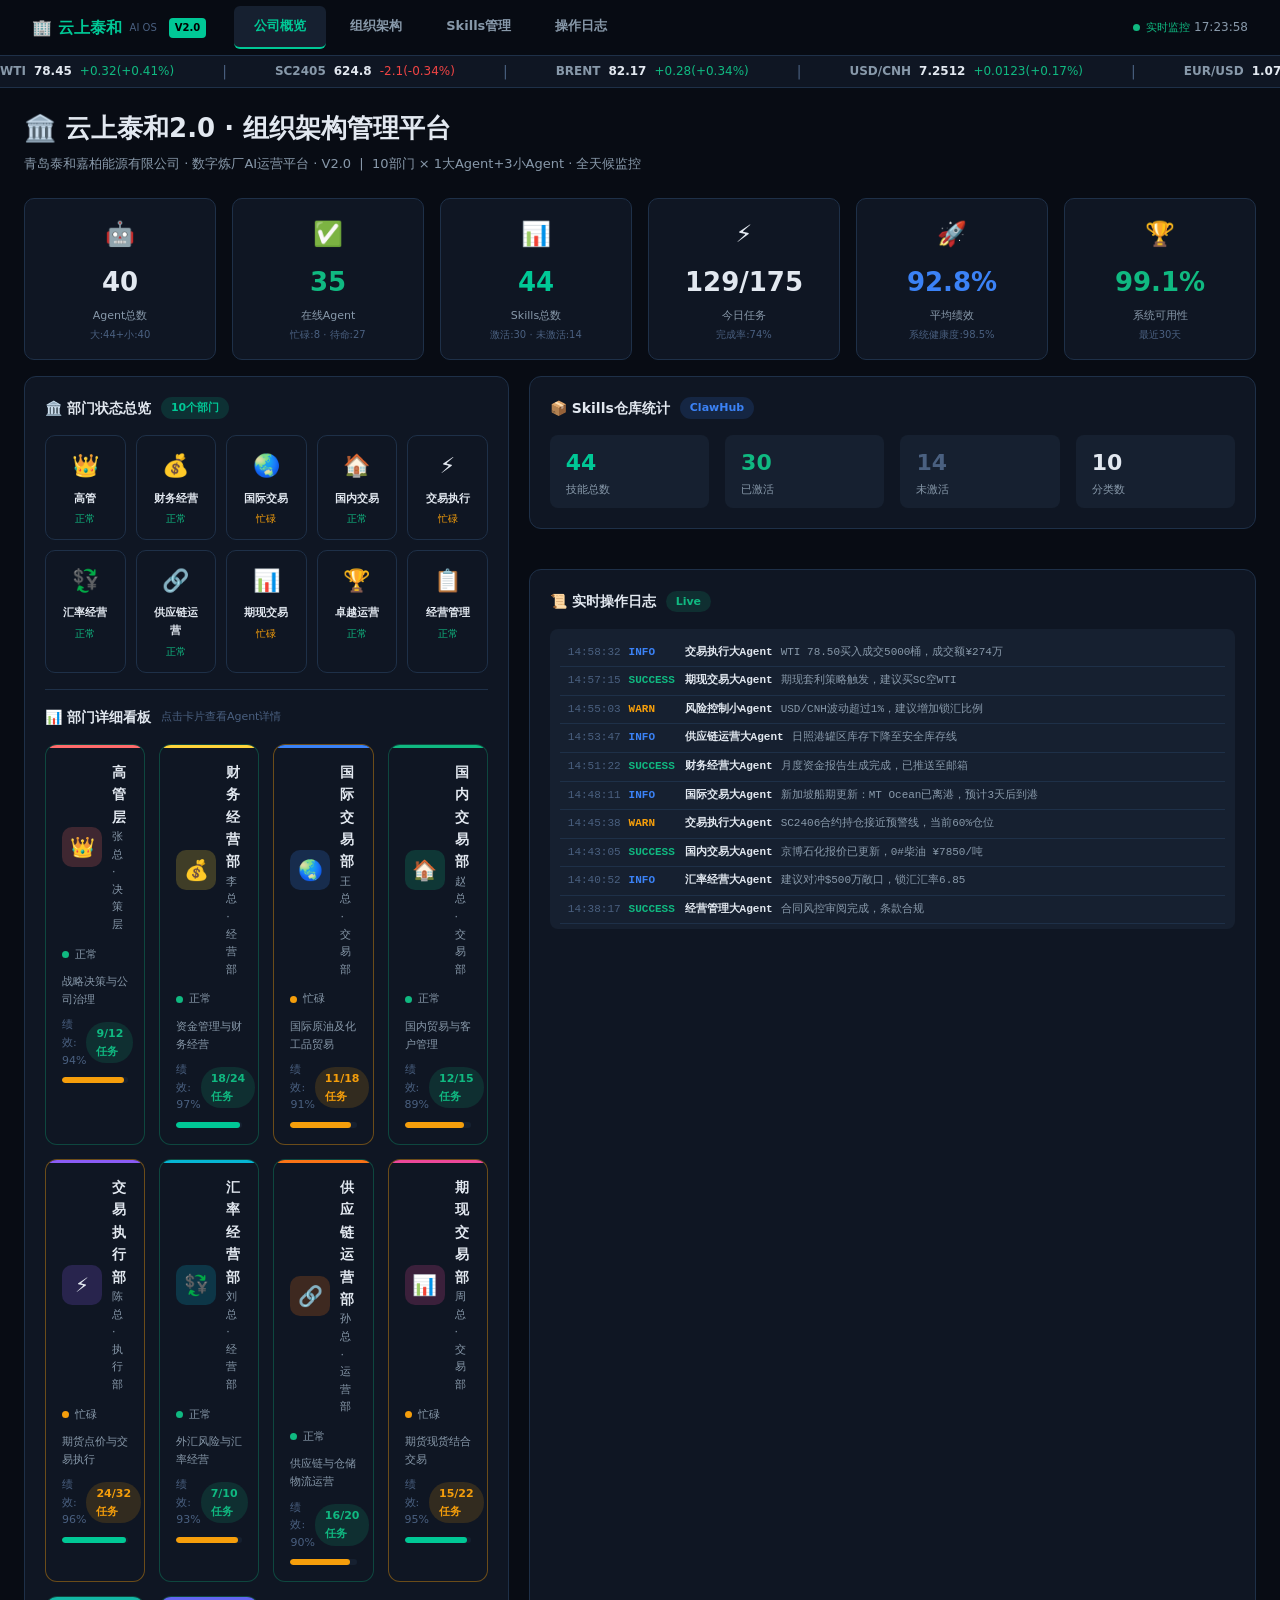
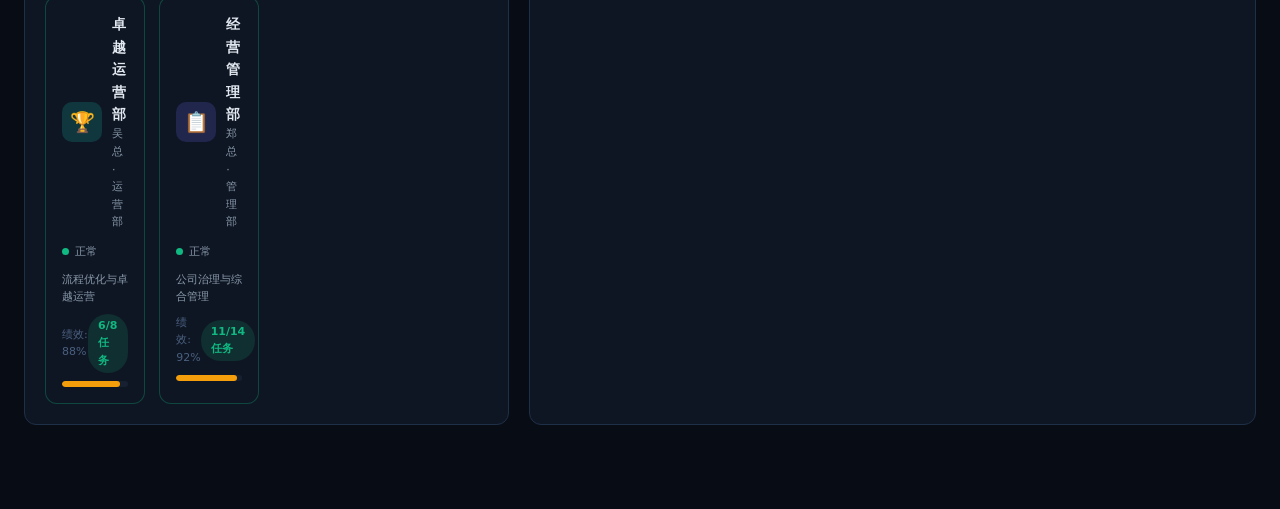
<file: ui/index.html>
<!DOCTYPE html>
<html lang="zh-CN">
<head>
<meta charset="UTF-8">
<meta name="viewport" content="width=device-width, initial-scale=1.0">
<title>云上泰和2.0 · 组织架构管理平台</title>
<link rel="stylesheet" href="css/style.css">
</head>
<body>

<!-- Navigation -->
<nav>
  <div class="brand">🏢 云上泰和 <span class="sub">AI OS</span><span class="v2">V2.0</span></div>
  <a href="#" class="tab active" data-tab="tab-overview">公司概览</a>
  <a href="#" class="tab" data-tab="tab-sansheng">组织架构</a>
  <a href="#" class="tab" data-tab="tab-skills">Skills管理</a>
  <a href="#" class="tab" data-tab="tab-logs">操作日志</a>
  <div class="spacer"></div>
  <div class="live-indicator"><div class="live-dot"></div><span>实时监控</span></div>
  <span class="time" id="clock">-</span>
</nav>

<!-- Ticker -->
<div class="ticker-wrap">
  <div class="ticker-inner" id="ticker"></div>
</div>

<!-- ==================== TAB: 公司概览 ==================== -->
<div class="tab-content active" id="tab-overview">
<div class="container">

  <!-- Title -->
  <div style="margin-bottom:24px;">
    <h1 style="font-size:26px;font-weight:900;margin-bottom:4px;">🏛️ 云上泰和2.0 · 组织架构管理平台</h1>
    <p style="color:var(--text2);font-size:13px;">青岛泰和嘉柏能源有限公司 · 数字炼厂AI运营平台 · V2.0 &nbsp;|&nbsp; 10部门 × 1大Agent+3小Agent · 全天候监控</p>
  </div>

  <!-- KPI Row -->
  <div id="overview-kpi" class="grid-6 mb-16" style="display:grid;grid-template-columns:repeat(6,1fr);gap:16px;">
    <!-- Filled by JS -->
  </div>

  <!-- 部门总览 + 操作日志 -->
  <div class="grid-2-3 mb-16">
    <div class="panel">
      <div class="panel-header">
        <div class="panel-title">🏛️ 部门状态总览</div>
        <span class="panel-badge">10个部门</span>
      </div>
      <div class="grid-5" id="dept-mini-grid" style="display:grid;grid-template-columns:repeat(5,1fr);gap:10px;">
        <!-- Filled by JS -->
      </div>
      <div class="divider"></div>
      <div class="panel-header">
        <div class="panel-title">📊 部门详细看板</div>
        <span style="font-size:11px;color:var(--text3);">点击卡片查看Agent详情</span>
      </div>
      <div class="grid-4" id="dept-overview" style="display:grid;grid-template-columns:repeat(4,1fr);gap:14px;">
        <!-- Filled by JS -->
      </div>
    </div>

    <!-- 右侧：数据概览 + 最新日志 -->
    <div style="display:flex;flex-direction:column;gap:20px;">
      <div class="panel">
        <div class="panel-header">
          <div class="panel-title">📦 Skills仓库统计</div>
          <span class="panel-badge info">ClawHub</span>
        </div>
        <div id="skills-repo-stats"></div>
      </div>
      <div class="panel" style="flex:1;">
        <div class="panel-header">
          <div class="panel-title">📜 实时操作日志</div>
          <span class="panel-badge success">Live</span>
        </div>
        <div class="log-panel" id="log-entries">
          <!-- Filled by JS -->
        </div>
      </div>
    </div>
  </div>

</div>
</div>

<!-- ==================== TAB: 组织架构 ==================== -->
<div class="tab-content" id="tab-sansheng">
<div class="container">

  <div style="margin-bottom:24px;">
    <h1 style="font-size:26px;font-weight:900;margin-bottom:4px;">🏛️ 组织架构总览</h1>
    <p style="color:var(--text2);font-size:13px;">决策中枢（高管层） → 六部执行 → 一大三小Agent矩阵 · 实时状态监控</p>
  </div>

  <!-- 组织架构视图 -->
  <div id="sansheng-view">
    <!-- Filled by JS -->
  </div>

  <!-- 详细Agent列表 -->
  <div class="panel mt-16">
    <div class="panel-header">
      <div class="panel-title">🤖 全部门Agent矩阵（10大Agent + 30小Agent）</div>
      <span class="panel-badge">40个Agent</span>
    </div>
    <div class="data-table" style="max-height:400px;overflow-y:auto;">
      <table>
        <thead>
          <tr>
            <th>部门</th>
            <th>Agent类型</th>
            <th>名称</th>
            <th>角色</th>
            <th>状态</th>
            <th>Skills</th>
            <th>绩效</th>
            <th>今日任务</th>
          </tr>
        </thead>
        <tbody id="agent-matrix-table">
          <!-- Filled by JS -->
        </tbody>
      </table>
    </div>
  </div>

</div>
</div>

<!-- ==================== TAB: Skills管理 ==================== -->
<div class="tab-content" id="tab-skills">
<div class="container">

  <div style="margin-bottom:24px;">
    <h1 style="font-size:26px;font-weight:900;margin-bottom:4px;">📦 Skills管理面板</h1>
    <p style="color:var(--text2);font-size:13px;">Skills仓库 · 增删改查 · 支持启用/禁用 · 参考ClawHub模式</p>
  </div>

  <!-- 统计卡片 -->
  <div class="panel mb-16">
    <div class="panel-header">
      <div class="panel-title">📊 Skills仓库概览</div>
    </div>
    <div id="skills-stats" style="display:flex;gap:12px;align-items:center;"></div>
  </div>

  <!-- 筛选 + 操作 -->
  <div class="panel mb-16">
    <div class="controls">
      <input class="form-input" id="sk-search" placeholder="搜索技能名称或描述..." style="max-width:240px;">
      <select class="form-select" id="sk-filter-dept" style="max-width:160px;">
        <option value="全部">全部部门</option>
        <option value="通用">通用</option>
        <option value="高管层">高管层</option>
        <option value="财务经营部">财务经营部</option>
        <option value="国际交易部">国际交易部</option>
        <option value="国内交易部">国内交易部</option>
        <option value="交易执行部">交易执行部</option>
        <option value="汇率经营部">汇率经营部</option>
        <option value="供应链运营部">供应链运营部</option>
        <option value="期现交易部">期现交易部</option>
        <option value="卓越运营部">卓越运营部</option>
        <option value="经营管理部">经营管理部</option>
      </select>
      <select class="form-select" id="sk-filter-cat" style="max-width:140px;">
        <option value="全部">全部分类</option>
        <option value="全局">全局</option>
        <option value="财务">财务</option>
        <option value="贸易">贸易</option>
        <option value="交易">交易</option>
        <option value="汇率">汇率</option>
        <option value="供应链">供应链</option>
        <option value="期现">期现</option>
        <option value="卓越运营">卓越运营</option>
        <option value="经营管理">经营管理</option>
        <option value="高管">高管</option>
      </select>
      <select class="form-select" id="sk-filter-status" style="max-width:120px;">
        <option value="全部">全部状态</option>
        <option value="active">已激活</option>
        <option value="inactive">未激活</option>
      </select>
      <div class="spacer"></div>
      <button class="btn btn-primary" onclick="window.SkillsApp.openAddModal()">➕ 新增技能</button>
    </div>
  </div>

  <!-- Skills表格 -->
  <div class="panel">
    <div class="data-table" style="max-height:480px;overflow-y:auto;">
      <table style="width:100%;border-collapse:collapse;">
        <thead>
          <tr>
            <th style="background:var(--surface2);padding:8px 14px;text-align:left;color:var(--text2);font-weight:600;border-bottom:1px solid var(--border);position:sticky;top:0;">技能名称</th>
            <th style="background:var(--surface2);padding:8px 14px;text-align:left;color:var(--text2);font-weight:600;border-bottom:1px solid var(--border);position:sticky;top:0;">分类</th>
            <th style="background:var(--surface2);padding:8px 14px;text-align:left;color:var(--text2);font-weight:600;border-bottom:1px solid var(--border);position:sticky;top:0;">所属部门</th>
            <th style="background:var(--surface2);padding:8px 14px;text-align:left;color:var(--text2);font-weight:600;border-bottom:1px solid var(--border);position:sticky;top:0;">描述</th>
            <th style="background:var(--surface2);padding:8px 14px;text-align:left;color:var(--text2);font-weight:600;border-bottom:1px solid var(--border);position:sticky;top:0;">类型</th>
            <th style="background:var(--surface2);padding:8px 14px;text-align:left;color:var(--text2);font-weight:600;border-bottom:1px solid var(--border);position:sticky;top:0;">状态</th>
            <th style="background:var(--surface2);padding:8px 14px;text-align:left;color:var(--text2);font-weight:600;border-bottom:1px solid var(--border);position:sticky;top:0;">操作</th>
          </tr>
        </thead>
        <tbody id="skills-table">
          <!-- Filled by JS -->
        </tbody>
      </table>
    </div>
  </div>

  <!-- Skills仓库结构说明 -->
  <div class="panel mt-16">
    <div class="panel-header">
      <div class="panel-title">🗂️ Skills仓库结构（参考ClawHub模式）</div>
    </div>
    <div id="skills-repo-grid">
      <!-- Filled by JS -->
    </div>
  </div>

</div>
</div>

<!-- ==================== TAB: 操作日志 ==================== -->
<div class="tab-content" id="tab-logs">
<div class="container">

  <div style="margin-bottom:24px;">
    <h1 style="font-size:26px;font-weight:900;margin-bottom:4px;">📜 操作日志</h1>
    <p style="color:var(--text2);font-size:13px;">全系统Agent操作记录 · 实时推送 · 支持筛选</p>
  </div>

  <div class="grid-2">
    <div class="panel" style="grid-column:1/-1;">
      <div class="panel-header">
        <div class="panel-title">🔴 INFO</div>
        <div class="panel-badge warn">WARN</div>
        <div class="panel-badge danger">ERROR</div>
        <div class="panel-badge success">SUCCESS</div>
        <span class="spacer"></span>
        <button class="btn btn-sm btn-outline" onclick="renderOperationLogs()">🔄 刷新</button>
      </div>
      <div class="log-panel" id="log-entries-full" style="max-height:600px;">
        <!-- Filled by JS -->
      </div>
    </div>
  </div>

</div>
</div>

<!-- ==================== Slide Panel: 部门详情 ==================== -->
<div class="slide-panel" id="slide-panel">
  <div class="slide-panel-header">
    <div class="slide-panel-title">部门详情</div>
    <button class="modal-close" id="slide-panel-close" style="font-size:24px;background:none;border:none;color:var(--text2);cursor:pointer;">×</button>
  </div>
  <div id="slide-panel-content">
    <!-- Filled by JS -->
  </div>
</div>

<!-- Scripts -->
<script src="js/data.js"></script>
<script src="js/app.js"></script>

<!-- Agent Matrix Table Filler -->
<script>
window.Taihe2API = window.Taihe2API || {};
const origRender = window.renderAgentMatrixTable;
// Add agent matrix table render
window.addEventListener('DOMContentLoaded', () => {
  window.Taihe2API.getDepartments().then(depts => {
    const container = document.getElementById('agent-matrix-table');
    if (!container) return;
    let rows = '';
    depts.forEach(d => {
      const statusLabel = { normal: '正常', busy: '忙碌', error: '异常', idle: '待命' };
      const statusCls = { normal: 'idle', busy: 'busy', error: 'error', idle: 'idle' };
      const m = d.agents.master;
      // Master agent row
      rows += `<tr>
        <td><span class="tag tag-${d.id===0?'red':d.id===1?'yellow':d.id===2?'blue':d.id===3?'green':d.id===4?'purple':d.id===5?'cyan':d.id===6?'orange':d.id===7?'pink':'blue'}">${d.icon} ${d.name}</span></td>
        <td><span class="tag tag-green">大Agent</span></td>
        <td><b>${m.name}</b></td>
        <td>${m.role}</td>
        <td><span class="status-dot ${statusCls[d.status]}"></span> ${statusLabel[d.status]}</td>
        <td>${m.skillsActive.map(s=>`<span class="skill-tag active">${s}</span>`).join('')}</td>
        <td style="color:var(--success);font-weight:700;">${m.performance}%</td>
        <td>${m.tasksDone}/${m.tasksToday}</td>
      </tr>`;
      // Sub agents
      d.agents.sub.forEach(sub => {
        rows += `<tr style="opacity:0.8;">
          <td></td>
          <td><span class="tag tag-blue">小Agent</span></td>
          <td>${sub.name}</td>
          <td>${sub.role}</td>
          <td><span class="status-dot ${statusCls[sub.status]}"></span> ${statusLabel[sub.status]}</td>
          <td>${sub.skills.slice(0,2).map(s=>`<span class="skill-tag">${s}</span>`).join('')}${sub.skills.length>2?'...':''}</td>
          <td>-</td>
          <td>-</td>
        </tr>`;
      });
    });
    container.innerHTML = rows;
  });

  // Also populate dept-mini-grid
  window.Taihe2API.getDepartments().then(depts => {
    const container = document.getElementById('dept-mini-grid');
    if (!container) return;
    container.innerHTML = depts.map(d => {
      const statusLabel = { normal: '正常', busy: '忙碌', error: '异常', idle: '待命' };
      const s = d.status;
      return `<div class="dept-mini status-${s}" title="${d.name}">
        <div class="dept-mini-icon">${d.icon}</div>
        <div class="dept-mini-name">${d.name.replace('部','').replace('层','')}</div>
        <div class="dept-mini-status" style="color:${s==='normal'?'var(--success)':s==='busy'?'var(--warn)':'var(--danger)'};">${statusLabel[s]}</div>
      </div>`;
    }).join('');
  });
});
</script>

</body>
</html>
</file>
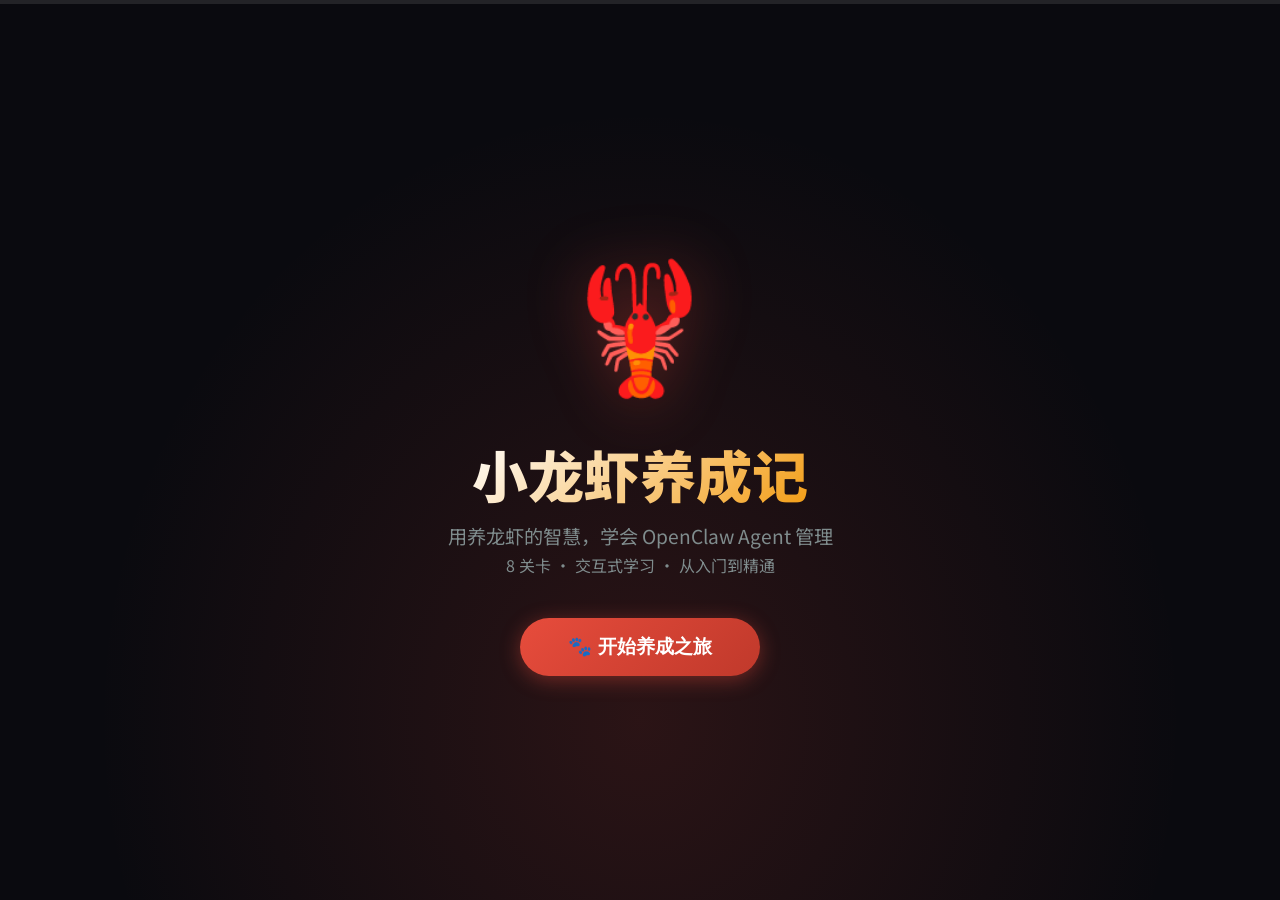
<file: demo/lobster/index.html>
<!DOCTYPE html>
<html lang="zh-CN">
<head>
  <meta charset="UTF-8">
  <meta name="viewport" content="width=device-width, initial-scale=1.0">
  <title>🦞 小龙虾养成记 - OpenClaw 从入门到精通</title>
  <link href="https://fonts.googleapis.com/css2?family=Noto+Sans+SC:wght@400;500;700;900&display=swap" rel="stylesheet">
  <style>
    :root {
      --primary: #e74c3c; --secondary: #c0392b; --accent: #f39c12;
      --pond: #3498db; --bg: #0a0a0f; --card: #13131a;
      --text: #ecf0f1; --muted: #7f8c8d; --success: #27ae60;
      --glow: rgba(231,76,60,0.4);
    }
    * { margin:0; padding:0; box-sizing:border-box; }
    body { font-family:'Noto Sans SC',sans-serif; background:var(--bg); color:var(--text); min-height:100vh; overflow-x:hidden; }
    .hero { min-height:100vh; display:flex; flex-direction:column; align-items:center; justify-content:center; text-align:center; padding:2rem; position:relative; overflow:hidden; }
    .hero-bg { position:absolute; inset:0; background:radial-gradient(ellipse at 50% 80%,rgba(231,76,60,0.15) 0%,transparent 60%); }
    .hero-lobster { font-size:8rem; animation:bob 3s ease-in-out infinite; filter:drop-shadow(0 0 30px var(--glow)); position:relative; z-index:1; }
    @keyframes bob { 0%,100%{transform:translateY(0) rotate(-5deg)} 50%{transform:translateY(-20px) rotate(5deg)} }
    .hero h1 { font-size:clamp(2rem,6vw,3.5rem); font-weight:900; margin:1.5rem 0 0.5rem; background:linear-gradient(135deg,#fff 0%,#f39c12 100%); -webkit-background-clip:text; -webkit-text-fill-color:transparent; position:relative; z-index:1; }
    .hero p { font-size:1.2rem; color:var(--muted); max-width:500px; margin-bottom:2.5rem; position:relative; z-index:1; }
    .btn-start { background:linear-gradient(135deg,var(--primary),var(--secondary)); color:#fff; border:none; padding:1rem 3rem; font-size:1.2rem; font-weight:700; border-radius:50px; cursor:pointer; transition:all 0.3s; box-shadow:0 4px 20px var(--glow); position:relative; z-index:1; }
    .btn-start:hover { transform:scale(1.05); box-shadow:0 6px 30px var(--glow); }
    .progress-bar { position:fixed; top:0; left:0; width:100%; height:4px; background:rgba(255,255,255,0.1); z-index:100; }
    .progress-fill { height:100%; background:linear-gradient(90deg,var(--primary),var(--accent)); width:0%; transition:width 0.5s ease; }
    .gates { display:none; padding:2rem; max-width:900px; margin:0 auto; }
    .gates.active { display:block; }
    .gate { background:var(--card); border-radius:20px; padding:2rem; margin-bottom:2rem; border:2px solid rgba(255,255,255,0.05); transition:all 0.4s; position:relative; overflow:hidden; }
    .gate::before { content:''; position:absolute; top:0; left:0; width:4px; height:100%; background:var(--primary); opacity:0; transition:opacity 0.3s; }
    .gate.active::before { opacity:1; }
    .gate.active { border-color:rgba(231,76,60,0.3); transform:scale(1.02); box-shadow:0 10px 40px rgba(0,0,0,0.3); }
    .gate.locked { opacity:0.5; filter:grayscale(0.5); pointer-events:none; }
    .gate-header { display:flex; align-items:center; gap:1rem; margin-bottom:1.5rem; }
    .gate-num { width:50px; height:50px; border-radius:50%; background:linear-gradient(135deg,var(--primary),var(--secondary)); display:flex; align-items:center; justify-content:center; font-weight:900; font-size:1.2rem; flex-shrink:0; }
    .gate-title { font-size:1.4rem; font-weight:700; }
    .gate-subtitle { color:var(--muted); font-size:0.9rem; }
    .gate-content { display:none; animation:fadeIn 0.5s ease; }
    .gate.active .gate-content { display:block; }
    @keyframes fadeIn { from{opacity:0;transform:translateY(10px)} to{opacity:1;transform:translateY(0)} }
    .concept-grid { display:grid; grid-template-columns:repeat(auto-fit,minmax(200px,1fr)); gap:1rem; margin:1.5rem 0; }
    .concept-card { background:rgba(255,255,255,0.03); border:1px solid rgba(255,255,255,0.08); border-radius:12px; padding:1.2rem; text-align:center; transition:all 0.3s; cursor:default; }
    .concept-card:hover { background:rgba(231,76,60,0.1); border-color:rgba(231,76,60,0.3); transform:translateY(-3px); }
    .concept-icon { font-size:2.5rem; margin-bottom:0.5rem; }
    .concept-name { font-weight:700; margin-bottom:0.3rem; }
    .concept-desc { font-size:0.85rem; color:var(--muted); }
    .code-block { background:#0d0d12; border:1px solid rgba(255,255,255,0.1); border-radius:10px; padding:1.2rem; margin:1rem 0; font-family:'Courier New',monospace; font-size:0.9rem; overflow-x:auto; position:relative; }
    .code-block code { color:#a9dc76; white-space:pre; display:block; }
    .code-block .comment { color:#6272a4; }
    .code-block .key { color:#ff79c6; }
    .code-block .string { color:#f1fa8c; }
    .code-block .cmd { color:#8be9fd; display:block; margin:0.3rem 0; }
    .copy-btn { position:absolute; top:0.5rem; right:0.5rem; background:rgba(255,255,255,0.1); border:none; color:var(--muted); padding:0.3rem 0.8rem; border-radius:5px; cursor:pointer; font-size:0.8rem; transition:all 0.2s; }
    .copy-btn:hover { background:rgba(255,255,255,0.2); color:#fff; }
    .copy-btn.copied { background:var(--success); color:#fff; }
    .terminal { background:#0a0a0f; border:1px solid rgba(255,255,255,0.1); border-radius:10px; overflow:hidden; margin:1rem 0; }
    .terminal-bar { background:rgba(255,255,255,0.05); padding:0.5rem 1rem; display:flex; gap:0.5rem; align-items:center; }
    .term-dot { width:12px; height:12px; border-radius:50%; }
    .dot-red{background:#ff5f56} .dot-yellow{background:#ffbd2e} .dot-green{background:#27ca40}
    .term-body { padding:1rem; font-family:'Courier New',monospace; font-size:0.9rem; min-height:120px; }
    .term-line { margin:0.3rem 0; opacity:0; animation:termShow 0.3s forwards; }
    @keyframes termShow { to{opacity:1} }
    .term-prompt { color:#27ae60; }
    .term-output { color:#ccc; padding-left:1rem; }
    .pond-container { position:relative; width:100%; max-width:400px; margin:1.5rem auto; aspect-ratio:4/3; }
    .pond { width:100%; height:100%; background:linear-gradient(180deg,#3498db 0%,#2980b9 100%); border-radius:20px; position:relative; overflow:hidden; border:3px solid #1a5276; }
    .pond::before { content:''; position:absolute; top:10%; left:10%; width:80%; height:40%; background:rgba(255,255,255,0.1); border-radius:50%; filter:blur(20px); }
    .wave { position:absolute; bottom:0; left:0; width:200%; height:30px; background:url("data:image/svg+xml,%3Csvg xmlns='http://www.w3.org/2000/svg' viewBox='0 0 1200 120'%3E%3Cpath fill='rgba(255,255,255,0.1)' d='M0,60 C300,100 600,20 900,60 C1200,100 1200,60 1200,60 L1200,120 L0,120 Z'/%3E%3C/svg%3E") repeat-x; animation:wave 8s linear infinite; }
    @keyframes wave { from{transform:translateX(0)} to{transform:translateX(-50%)} }
    .lobster-in-pond { position:absolute; font-size:3rem; bottom:30%; left:50%; transform:translateX(-50%); animation:lobsterBob 2s ease-in-out infinite; filter:drop-shadow(0 5px 10px rgba(0,0,0,0.3)); }
    @keyframes lobsterBob { 0%,100%{transform:translateX(-50%) translateY(0) rotate(-3deg)} 50%{transform:translateX(-50%) translateY(-10px) rotate(3deg)} }
    .food-particle { position:absolute; width:8px; height:8px; background:#f39c12; border-radius:50%; top:-20px; animation:foodDrop 1.5s ease-in forwards; opacity:0; }
    @keyframes foodDrop { 0%{top:-20px;opacity:1} 80%{opacity:1} 100%{top:70%;opacity:0} }
    .compare-table { width:100%; border-collapse:collapse; margin:1rem 0; }
    .compare-table th,.compare-table td { padding:0.8rem 1rem; text-align:left; border-bottom:1px solid rgba(255,255,255,0.05); }
    .compare-table th { color:var(--accent); font-weight:600; }
    .compare-table tr:hover td { background:rgba(255,255,255,0.02); }
    .gate-nav { display:flex; justify-content:space-between; margin-top:2rem; padding-top:1.5rem; border-top:1px solid rgba(255,255,255,0.05); }
    .btn-nav { background:rgba(255,255,255,0.05); border:1px solid rgba(255,255,255,0.1); color:var(--text); padding:0.8rem 1.5rem; border-radius:10px; cursor:pointer; font-weight:600; transition:all 0.3s; display:flex; align-items:center; gap:0.5rem; }
    .btn-nav:hover:not(:disabled) { background:rgba(255,255,255,0.1); transform:translateY(-2px); }
    .btn-nav:disabled { opacity:0.3; cursor:not-allowed; }
    .btn-complete { background:linear-gradient(135deg,var(--success),#1e8449); border:none; color:#fff; padding:0.8rem 1.5rem; border-radius:10px; cursor:pointer; font-weight:600; transition:all 0.3s; }
    .btn-complete:hover { transform:scale(1.05); box-shadow:0 4px 15px rgba(39,174,96,0.4); }
    .skill-install { display:flex; flex-direction:column; gap:0.8rem; margin:1rem 0; }
    .skill-item { display:flex; align-items:center; gap:1rem; background:rgba(255,255,255,0.03); padding:0.8rem 1rem; border-radius:10px; border:1px solid rgba(255,255,255,0.05); }
    .skill-item-icon { font-size:1.5rem; }
    .skill-item-info { flex:1; }
    .skill-item-name { font-weight:600; }
    .skill-item-status { font-size:0.8rem; color:var(--muted); }
    .skill-progress { width:100%; height:4px; background:rgba(255,255,255,0.1); border-radius:2px; margin-top:0.3rem; overflow:hidden; }
    .skill-progress-bar { height:100%; background:var(--success); width:0%; transition:width 1s ease; }
    .flow-diagram { display:flex; align-items:center; justify-content:center; flex-wrap:wrap; gap:0.5rem; margin:1.5rem 0; padding:1.5rem; background:rgba(255,255,255,0.02); border-radius:15px; }
    .flow-node { background:var(--card); border:2px solid rgba(255,255,255,0.1); border-radius:12px; padding:0.8rem 1.2rem; text-align:center; min-width:100px; }
    .flow-node-icon { font-size:1.5rem; }
    .flow-node-label { font-size:0.8rem; margin-top:0.3rem; color:var(--muted); }
    .flow-arrow { color:var(--accent); font-size:1.5rem; }
    .multi-ponds { display:flex; justify-content:center; gap:2rem; flex-wrap:wrap; margin:1.5rem 0; }
    .mini-pond { width:150px; height:120px; background:linear-gradient(180deg,#3498db 0%,#1a5276 100%); border-radius:15px; border:2px solid #1a5276; display:flex; align-items:center; justify-content:center; font-size:2.5rem; animation:pondFloat 3s ease-in-out infinite; }
    .mini-pond:nth-child(2){animation-delay:0.5s} .mini-pond:nth-child(3){animation-delay:1s}
    @keyframes pondFloat { 0%,100%{transform:translateY(0)} 50%{transform:translateY(-8px)} }
    .certificate { background:linear-gradient(135deg,#1a1a2e 0%,#16213e 100%); border:3px solid var(--accent); border-radius:20px; padding:3rem 2rem; text-align:center; max-width:500px; margin:2rem auto; position:relative; }
    .certificate::before { content:'🦞'; font-size:4rem; position:absolute; top:-2rem; left:50%; transform:translateX(-50%); }
    .certificate h2 { color:var(--accent); font-size:1.5rem; margin-bottom:1rem; }
    .certificate-name { font-size:2rem; font-weight:900; background:linear-gradient(135deg,#f39c12,#e74c3c); -webkit-background-clip:text; -webkit-text-fill-color:transparent; margin:1rem 0; }
    .certificate p { color:var(--muted); margin-bottom:0.5rem; }
    .celebration { position:fixed; inset:0; pointer-events:none; z-index:1000; display:none; }
    .confetti { position:absolute; width:10px; height:10px; border-radius:2px; animation:confettiFall 3s ease-out forwards; }
    @keyframes confettiFall { 0%{transform:translateY(-100vh) rotate(0deg);opacity:1} 100%{transform:translateY(100vh) rotate(720deg);opacity:0} }
    .toast { position:fixed; bottom:2rem; left:50%; transform:translateX(-50%) translateY(100px); background:var(--success); color:#fff; padding:1rem 2rem; border-radius:10px; font-weight:600; z-index:200; transition:transform 0.3s ease; display:flex; align-items:center; gap:0.5rem; }
    .toast.show { transform:translateX(-50%) translateY(0); }
    .toast-icon { font-size:1.2rem; }
    @media(max-width:600px){ .concept-grid{grid-template-columns:1fr 1fr} .flow-diagram{flex-direction:column} .flow-arrow{transform:rotate(90deg);text-align:center} .multi-ponds{gap:1rem} }
  </style>
</head>
<body>
<div class="progress-bar"><div class="progress-fill" id="progressFill"></div></div>
<div class="toast" id="toast"><span class="toast-icon">✅</span><span id="toastText">操作完成</span></div>
<div class="celebration" id="celebration"></div>

<!-- Hero -->
<div class="hero" id="hero">
  <div class="hero-bg"></div>
  <div class="hero-lobster">🦞</div>
  <h1>小龙虾养成记</h1>
  <p>用养龙虾的智慧，学会 OpenClaw Agent 管理<br><small>8 关卡 · 交互式学习 · 从入门到精通</small></p>
  <button class="btn-start" onclick="startJourney()">🐾 开始养成之旅</button>
</div>

<!-- Gates Container -->
<div class="gates" id="gates">

  <!-- Gate 1: Gateway是什么 -->
  <div class="gate" id="gate1">
    <div class="gate-header">
      <div class="gate-num">1</div>
      <div><div class="gate-title">🏪 买虾苗</div><div class="gate-subtitle">Gateway 是什么？</div></div>
    </div>
    <div class="gate-content">
      <p>养殖龙虾的第一步，是买虾苗。<strong>OpenClaw 的 Gateway</strong> 就是这袋"虾苗"——它是整个系统的核心，没有它，后面一切都不存在。</p>
      <div class="concept-grid">
        <div class="concept-card"><div class="concept-icon">🏪</div><div class="concept-name">Gateway</div><div class="concept-desc">OpenClaw 的核心服务，像养殖基地的总控室</div></div>
        <div class="concept-card"><div class="concept-icon">🌐</div><div class="concept-name">7×24 运行</div><div class="concept-desc">像永不休息的管家，时刻待命</div></div>
        <div class="concept-card"><div class="concept-icon">📡</div><div class="concept-name">API 接口</div><div class="concept-desc">所有 Agent 通过它通信协作</div></div>
      </div>
      <div class="terminal">
        <div class="terminal-bar"><div class="term-dot dot-red"></div><div class="term-dot dot-yellow"></div><div class="term-dot dot-green"></div></div>
        <div class="term-body" id="term1"></div>
      </div>
      <div class="gate-nav">
        <button class="btn-nav" disabled>← 上一页</button>
        <button class="btn-complete" onclick="completeGate(1)">✅ 我学会了 →</button>
      </div>
    </div>
  </div>

  <!-- Gate 2: 安装Gateway -->
  <div class="gate" id="gate2">
    <div class="gate-header">
      <div class="gate-num">2</div>
      <div><div class="gate-title">🏗️ 挖池塘</div><div class="gate-subtitle">安装 Gateway</div></div>
    </div>
    <div class="gate-content">
      <p>虾苗需要池塘才能生长。来，挖一口属于你自己的池塘！</p>
      <div class="terminal">
        <div class="terminal-bar"><div class="term-dot dot-red"></div><div class="term-dot dot-yellow"></div><div class="term-dot dot-green"></div><span style="color:#7f8c8d;margin-left:0.5rem;font-size:0.8rem;">Terminal</span></div>
        <div class="term-body" id="term2"></div>
      </div>
      <button class="btn-complete" onclick="runInstall()" style="margin-top:1rem">🚀 运行安装命令</button>
      <div class="gate-nav">
        <button class="btn-nav" onclick="goGate(1)">← 上一页</button>
        <button class="btn-complete" onclick="completeGate(2)">✅ 安装完成 →</button>
      </div>
    </div>
  </div>

  <!-- Gate 3: 配置Agent -->
  <div class="gate" id="gate3">
    <div class="gate-header">
      <div class="gate-num">3</div>
      <div><div class="gate-title">🦐 放虾苗</div><div class="gate-subtitle">配置第一个 Agent</div></div>
    </div>
    <div class="gate-content">
      <p>池塘挖好了！现在放入第一批虾苗——你的第一个 <strong>Agent</strong>。</p>
      <div class="concept-grid">
        <div class="concept-card"><div class="concept-icon">🤖</div><div class="concept-name">Agent</div><div class="concept-desc">一个 AI 角色，有自己的名字和职责</div></div>
        <div class="concept-card"><div class="concept-icon">🎯</div><div class="concept-name">Model</div><div class="concept-desc">Agent 的大脑，决定它的思考能力</div></div>
        <div class="concept-card"><div class="concept-icon">🧠</div><div class="concept-name">Memory</div><div class="concept-desc">Agent 的记忆，跨 session 保持上下文</div></div>
      </div>
      <p style="margin:1rem 0 0.5rem">在 <code>openclaw.json</code> 中配置 Agent：</p>
      <div class="code-block">
        <button class="copy-btn" onclick="copyCode(this)">复制</button>
        <code><span class="comment">// openclaw.json</span>
{
  <span class="key">"agents"</span>: {
    <span class="key">"list"</span>: [
      {
        <span class="key">"id"</span>: <span class="string">"assistant"</span>,
        <span class="key">"model"</span>: <span class="string">"minimax/MiniMax-M2.7"</span>,
        <span class="key">"name"</span>: <span class="string">"小助手"</span>
      }
    ]
  }
}</code>
      </div>
      <div class="gate-nav">
        <button class="btn-nav" onclick="goGate(2)">← 上一页</button>
        <button class="btn-complete" onclick="completeGate(3)">✅ 虾苗入池 →</button>
      </div>
    </div>
  </div>

  <!-- Gate 4: 发消息 -->
  <div class="gate" id="gate4">
    <div class="gate-header">
      <div class="gate-num">4</div>
      <div><div class="gate-title">🍞 喂虾</div><div class="gate-subtitle">发第一条消息</div></div>
    </div>
    <div class="gate-content">
      <p>虾苗入池了！现在给它们喂点饲料——发送你的第一条指令。</p>
      <div class="pond-container">
        <div class="pond" id="pond4">
          <div class="wave"></div>
          <div class="lobster-in-pond" id="lobster4">🦞</div>
        </div>
      </div>
      <div class="terminal">
        <div class="terminal-bar"><div class="term-dot dot-red"></div><div class="term-dot dot-yellow"></div><div class="term-dot dot-green"></div></div>
        <div class="term-body" id="term4"></div>
      </div>
      <button class="btn-complete" onclick="feedLobsters()" style="margin-top:1rem">🍞 投喂虾苗</button>
      <div class="gate-nav">
        <button class="btn-nav" onclick="goGate(3)">← 上一页</button>
        <button class="btn-complete" onclick="completeGate(4)">✅ 喂食成功 →</button>
      </div>
    </div>
  </div>

  <!-- Gate 5: Skill -->
  <div class="gate" id="gate5">
    <div class="gate-header">
      <div class="gate-num">5</div>
      <div><div class="gate-title">⚙️ 增氧机</div><div class="gate-subtitle">安装 Skill 扩展能力</div></div>
    </div>
    <div class="gate-content">
      <p>龙虾需要氧气才能存活。<strong>Skill</strong> 就是池塘的增氧机，给 Agent 扩展超能力！</p>
      <div class="skill-install">
        <div class="skill-item" id="skill1">
          <div class="skill-item-icon">🔍</div>
          <div class="skill-item-info">
            <div class="skill-item-name">网页搜索 Skill</div>
            <div class="skill-item-status" id="skill1Status">待安装</div>
            <div class="skill-progress"><div class="skill-progress-bar" id="skill1Bar"></div></div>
          </div>
        </div>
        <div class="skill-item" id="skill2">
          <div class="skill-item-icon">📊</div>
          <div class="skill-item-info">
            <div class="skill-item-name">数据分析 Skill</div>
            <div class="skill-item-status" id="skill2Status">待安装</div>
            <div class="skill-progress"><div class="skill-progress-bar" id="skill2Bar"></div></div>
          </div>
        </div>
        <div class="skill-item" id="skill3">
          <div class="skill-item-icon">🤖</div>
          <div class="skill-item-info">
            <div class="skill-item-name">代码执行 Skill</div>
            <div class="skill-item-status" id="skill3Status">待安装</div>
            <div class="skill-progress"><div class="skill-progress-bar" id="skill3Bar"></div></div>
          </div>
        </div>
      </div>
      <button class="btn-complete" onclick="installSkills()" style="margin-top:1rem">⚙️ 一键安装增氧机</button>
      <div class="gate-nav">
        <button class="btn-nav" onclick="goGate(4)">← 上一页</button>
        <button class="btn-complete" onclick="completeGate(5)">✅ 装备升级 →</button>
      </div>
    </div>
  </div>

  <!-- Gate 6: Cron -->
  <div class="gate" id="gate6">
    <div class="gate-header">
      <div class="gate-num">6</div>
      <div><div class="gate-title">⏰ 自动投喂机</div><div class="gate-subtitle">设置定时任务 Cron</div></div>
    </div>
    <div class="gate-content">
      <p>不想每天手动喂虾？设置<strong>自动投喂机</strong>——Cron 定时任务，让龙虾每天自动吃饭！</p>
      <table class="compare-table">
        <tr><th>传统方式</th><th>Cron 定时任务</th></tr>
        <tr><td>每天手动搜集新闻</td><td>每天 8 点自动搜集</td></tr>
        <tr><td>记着发日报</td><td>定时自动发送到飞书</td></tr>
        <tr><td>容易忘记</td><td>永不遗漏</td></tr>
      </table>
      <div class="code-block">
        <button class="copy-btn" onclick="copyCode(this)">复制</button>
        <code><span class="comment"># 每天早上 8 点自动喂虾（发简报）</span>
<span class="cmd">openclaw cron add \</span>
<span class="cmd">  --name "每日简报" \</span>
<span class="cmd">  --schedule "0 8 * * *" \</span>
<span class="cmd">  --task "搜集新闻，生成摘要" \</span>
<span class="cmd">  --channel feishu</span></code>
      </div>
      <div class="gate-nav">
        <button class="btn-nav" onclick="goGate(5)">← 上一页</button>
        <button class="btn-complete" onclick="completeGate(6)">✅ 定时设置完成 →</button>
      </div>
    </div>
  </div>

  <!-- Gate 7: Multi-Agent -->
  <div class="gate" id="gate7">
    <div class="gate-header">
      <div class="gate-num">7</div>
      <div><div class="gate-title">🌐 多口池塘联动</div><div class="gate-subtitle">多 Agent 协作</div></div>
    </div>
    <div class="gate-content">
      <p>养大了想扩养？多口池塘一起养！<strong>多 Agent 协作</strong>——多个角色分工合作，就像一个公司有不同部门。</p>
      <div class="multi-ponds">
        <div class="mini-pond">🦐<br><small style="font-size:0.7rem">助手Agent</small></div>
        <div class="mini-pond">🦞<br><small style="font-size:0.7rem">研究员Agent</small></div>
        <div class="mini-pond">🦀<br><small style="font-size:0.7rem">执行者Agent</small></div>
      </div>
      <div class="flow-diagram">
        <div class="flow-node"><div class="flow-node-icon">👤</div><div class="flow-node-label">你</div></div>
        <div class="flow-arrow">→</div>
        <div class="flow-node"><div class="flow-node-icon">🦐</div><div class="flow-node-label">助手</div></div>
        <div class="flow-arrow">→</div>
        <div class="flow-node"><div class="flow-node-icon">🦞</div><div class="flow-node-label">研究员</div></div>
        <div class="flow-arrow">→</div>
        <div class="flow-node"><div class="flow-node-icon">🦀</div><div class="flow-node-label">执行者</div></div>
      </div>
      <p style="margin-top:1rem; color:var(--muted)">就像我们定制的「三省六部」系统：皇上→太子→中书省→门下省→尚书省→各部执行</p>
      <div class="gate-nav">
        <button class="btn-nav" onclick="goGate(6)">← 上一页</button>
        <button class="btn-complete" onclick="completeGate(7)">✅ 协作打通 →</button>
      </div>
    </div>
  </div>

  <!-- Gate 8: Final -->
  <div class="gate" id="gate8">
    <div class="gate-header">
      <div class="gate-num">8</div>
      <div><div class="gate-title">🎓 收虾节</div><div class="gate-subtitle">龙虾大师认证</div></div>
    </div>
    <div class="gate-content">
      <p>恭喜你！完成了全部 8 个关卡，现在是正式的"龙虾大师"了！</p>
      <div class="certificate">
        <h2>龙虾大师证书</h2>
        <div class="certificate-name">龙虾养殖高手</div>
        <p>OpenClaw Agent 管理 · 从入门到精通</p>
        <p style="margin-top:1rem; font-size:0.9rem">你已掌握：Gateway · Agent · Skill · Cron · 多Agent协作</p>
      </div>
      <div class="concept-grid" style="margin-top:1rem">
        <div class="concept-card"><div class="concept-icon">📚</div><div class="concept-name">继续深入</div><div class="concept-desc">docs.openclaw.ai</div></div>
        <div class="concept-card"><div class="concept-icon">🛠️</div><div class="concept-name">安装技能</div><div class="concept-desc">clawhub.ai</div></div>
        <div class="concept-card"><div class="concept-icon">💬</div><div class="concept-name">加入社区</div><div class="concept-desc">discord.com/invite/clawd</div></div>
      </div>
      <div class="gate-nav">
        <button class="btn-nav" onclick="goGate(7)">← 上一页</button>
        <button class="btn-complete" onclick="completeAll()" style="background:linear-gradient(135deg,var(--accent),#e67e22)">🏆 获得证书！</button>
      </div>
    </div>
  </div>

</div>

<script>
let currentGate = 0;
const totalGates = 8;

function startJourney() {
  document.getElementById('hero').style.display = 'none';
  document.getElementById('gates').classList.add('active');
  goGate(1);
  animateTerm1();
}

function goGate(n) {
  currentGate = n;
  for (let i = 1; i <= totalGates; i++) {
    const gate = document.getElementById('gate' + i);
    gate.classList.remove('active');
    if (i < n) gate.classList.add('locked');
  }
  const target = document.getElementById('gate' + n);
  target.classList.add('active');
  target.classList.remove('locked');
  target.scrollIntoView({ behavior: 'smooth', block: 'start' });
  updateProgress();
}

function completeGate(n) {
  showToast('第 ' + n + ' 关完成！🎉');
  if (n < totalGates) {
    setTimeout(() => goGate(n + 1), 800);
  } else {
    setTimeout(() => goGate(n), 800);
  }
}

function updateProgress() {
  const pct = ((currentGate) / totalGates) * 100;
  document.getElementById('progressFill').style.width = pct + '%';
}

function showToast(text) {
  const t = document.getElementById('toast');
  document.getElementById('toastText').textContent = text;
  t.classList.add('show');
  setTimeout(() => t.classList.remove('show'), 2500);
}

function animateTerm1() {
  const el = document.getElementById('term1');
  const lines = [
    { cls: 'term-prompt', text: '$ npm install -g openclaw', delay: 0 },
    { cls: 'term-output', text: '✓ openclaw@2026.3.24 installed', delay: 800 },
    { cls: 'term-prompt', text: '$ openclaw gateway start', delay: 1400 },
    { cls: 'term-output', text: '✓ Gateway running on :18789', delay: 2000 },
    { cls: 'term-output', text: '✓ Agent assistant ready', delay: 2500 },
    { cls: 'term-output', text: '🏪 虾苗（Gateway）已就位！', delay: 3200 },
  ];
  lines.forEach(l => {
    setTimeout(() => {
      const div = document.createElement('div');
      div.className = 'term-line';
      div.innerHTML = l.cls === 'term-prompt' ? '<span class="term-prompt">❯</span> ' + l.text : l.text;
      el.appendChild(div);
    }, l.delay);
  });
}

function runInstall() {
  const el = document.getElementById('term2');
  el.innerHTML = '';
  const lines = [
    { cls: 'term-prompt', text: '$ openclaw gateway install', delay: 0 },
    { cls: 'term-output', text: '✓ Creating pond directory...', delay: 500 },
    { cls: 'term-output', text: '✓ Downloading Gateway binary...', delay: 1000 },
    { cls: 'term-output', text: '✓ Installing dependencies...', delay: 1500 },
    { cls: 'term-output', text: '✓ Writing config to ~/.openclaw/', delay: 2000 },
    { cls: 'term-output', text: '✓ Starting Gateway daemon...', delay: 2500 },
    { cls: 'term-output', text: '🎉 池塘挖好啦！Gateway 已运行', delay: 3000 },
  ];
  lines.forEach(l => {
    setTimeout(() => {
      const div = document.createElement('div');
      div.className = 'term-line';
      div.innerHTML = l.cls === 'term-prompt' ? '<span class="term-prompt">❯</span> ' + l.text : l.text;
      el.appendChild(div);
    }, l.delay);
  });
  showToast('安装成功！🎉');
}

function feedLobsters() {
  const pond = document.getElementById('pond4');
  for (let i = 0; i < 5; i++) {
    setTimeout(() => {
      const p = document.createElement('div');
      p.className = 'food-particle';
      p.style.left = (30 + Math.random() * 40) + '%';
      p.style.animationDelay = (i * 0.2) + 's';
      pond.appendChild(p);
      setTimeout(() => p.remove(), 2000);
    }, i * 200);
  }
  const el = document.getElementById('term4');
  el.innerHTML = '';
  const lines = [
    { cls: 'term-prompt', text: '$ openclaw send "今天天气如何？"', delay: 0 },
    { cls: 'term-output', text: '→ Agent 已接收指令...', delay: 600 },
    { cls: 'term-output', text: '→ 分析问题中...', delay: 1200 },
    { cls: 'term-output', text: '→ 查询天气数据...', delay: 1800 },
    { cls: 'term-output', text: '📢 回答：今天晴天，28度，适合出门！', delay: 2400 },
    { cls: 'term-output', text: '🦞 虾苗吃得很欢！', delay: 3000 },
  ];
  lines.forEach(l => {
    setTimeout(() => {
      const div = document.createElement('div');
      div.className = 'term-line';
      div.innerHTML = l.cls === 'term-prompt' ? '<span class="term-prompt">❯</span> ' + l.text : l.text;
      el.appendChild(div);
    }, l.delay);
  });
  showToast('喂食成功！🍞');
}

function installSkills() {
  const skills = [
    { id: 1, name: '网页搜索', delay: 0 },
    { id: 2, name: '数据分析', delay: 800 },
    { id: 3, name: '代码执行', delay: 1600 },
  ];
  skills.forEach(s => {
    setTimeout(() => {
      document.getElementById('skill' + s.id + 'Status').textContent = '安装中...';
      document.getElementById('skill' + s.id + 'Bar').style.width = '30%';
      setTimeout(() => {
        document.getElementById('skill' + s.id + 'Bar').style.width = '100%';
        document.getElementById('skill' + s.id + 'Status').textContent = '✓ 已安装';
      }, 800);
    }, s.delay);
  });
  setTimeout(() => showToast('所有增氧机安装完成！⚙️'), 3000);
}

function completeAll() {
  const c = document.getElementById('celebration');
  c.style.display = 'block';
  const colors = ['#e74c3c','#f39c12','#3498db','#27ae60','#9b59b6','#e67e22'];
  for (let i = 0; i < 60; i++) {
    const conf = document.createElement('div');
    conf.className = 'confetti';
    conf.style.left = Math.random() * 100 + '%';
    conf.style.background = colors[Math.floor(Math.random() * colors.length)];
    conf.style.animationDelay = Math.random() * 2 + 's';
    conf.style.transform = 'rotate(' + Math.random() * 360 + 'deg)';
    c.appendChild(conf);
  }
  showToast('恭喜成为龙虾大师！🦞🏆');
  setTimeout(() => {
    c.innerHTML = '';
    c.style.display = 'none';
  }, 4000);
}

function copyCode(btn) {
  const code = btn.parentElement.querySelector('code').innerText;
  navigator.clipboard.writeText(code).then(() => {
    btn.textContent = '已复制!';
    btn.classList.add('copied');
    setTimeout(() => { btn.textContent = '复制'; btn.classList.remove('copied'); }, 2000);
  });
}
</script>
</body>
</html>
</file>
<file: ui/css/style.css>
/* Taihe2 Management Platform - Extended Style Sheet */
/* Based on 三省六部 dark theme, extended for 10-department management */

:root{
  --bg:#080c14;
  --surface:#0f1623;
  --surface2:#162030;
  --surface3:#1c2a40;
  --border:#1e3048;
  --accent:#00c896;
  --accent2:#f59e0b;
  --accent3:#3b82f6;
  --warn:#f59e0b;
  --danger:#ef4444;
  --success:#10b981;
  --text:#e2e8f0;
  --text2:#8899aa;
  --text3:#4a6080;

  /* Department colors */
  --dept-exec: #ff6b6b;
  --dept-finance: #ffd43b;
  --dept-intl: #3b82f6;
  --dept-domestic: #10b981;
  --dept-exec-trade: #8b5cf6;
  --dept-fx: #06b6d4;
  --dept-supply: #f97316;
  --dept-futures: #ec4899;
  --dept-excellence: #14b8a6;
  --dept-mgmt: #6366f1;
}
*{box-sizing:border-box;margin:0;padding:0;}
html{font-size:14px;}
body{font-family:'PingFang SC','Microsoft YaHei',system-ui,sans-serif;background:var(--bg);color:var(--text);line-height:1.6;min-height:100vh;}
a{color:inherit;text-decoration:none;}

/* Scrollbar */
::-webkit-scrollbar{width:6px;height:6px;}
::-webkit-scrollbar-track{background:var(--surface);}
::-webkit-scrollbar-thumb{background:var(--border);border-radius:3px;}

/* Animations */
@keyframes pulse{0%,100%{opacity:1;}50%{opacity:0.4;}}
@keyframes glow{0%,100%{box-shadow:0 0 12px rgba(0,200,150,0.2);}50%{box-shadow:0 0 30px rgba(0,200,150,0.5);}}
@keyframes glow2{0%,100%{box-shadow:0 0 12px rgba(245,158,11,0.2);}50%{box-shadow:0 0 30px rgba(245,158,11,0.5);}}
@keyframes fadeIn{from{opacity:0;transform:translateY(-6px);}to{opacity:1;transform:translateY(0);}}
@keyframes slideIn{from{opacity:0;transform:translateX(-12px);}to{opacity:1;transform:translateX(0);}}
@keyframes ticker{0%{transform:translateX(0);}100%{transform:translateX(-50%);}}
@keyframes blink{0%,100%{opacity:1;}50%{opacity:0;}}
@keyframes shimmer{0%{background-position:-200% 0;}100%{background-position:200% 0;}}
@keyframes spin{0%{transform:rotate(0deg);}100%{transform:rotate(360deg);}}

/* Navigation */
nav{position:fixed;top:0;left:0;right:0;z-index:1000;background:rgba(8,12,20,0.96);backdrop-filter:blur(16px);border-bottom:1px solid var(--border);padding:0 32px;display:flex;align-items:center;height:56px;gap:4px;}
nav .brand{font-weight:800;font-size:16px;color:var(--accent);margin-right:24px;white-space:nowrap;display:flex;align-items:center;gap:8px;}
nav .brand .sub{font-size:10px;color:var(--text3);font-weight:400;}
nav .brand .v2{font-size:10px;background:var(--accent);color:#000;padding:2px 6px;border-radius:4px;font-weight:800;margin-left:4px;}
nav a{color:var(--text2);text-decoration:none;font-size:13px;padding:6px 14px;border-radius:6px;transition:all 0.2s;white-space:nowrap;}
nav a:hover,nav a.active{color:var(--text);background:var(--surface2);}
nav .spacer{flex:1;}
nav .live-indicator{display:flex;align-items:center;gap:6px;font-size:11px;color:var(--success);}
nav .live-dot{width:7px;height:7px;border-radius:50%;background:var(--success);animation:pulse 1.5s infinite;}
nav .time{font-size:12px;color:var(--text2);font-variant-numeric:tabular-nums;}

/* Ticker */
.ticker-wrap{position:fixed;top:56px;left:0;right:0;z-index:999;background:var(--surface);border-bottom:1px solid var(--border);overflow:hidden;height:32px;display:flex;align-items:center;}
.ticker-inner{display:flex;gap:48px;white-space:nowrap;animation:ticker 30s linear infinite;align-items:center;}
.ticker-item{display:flex;align-items:center;gap:8px;font-size:12px;}
.ticker-item .sym{color:var(--text2);font-weight:600;}
.ticker-item .price{font-weight:700;}
.ticker-item .up{color:var(--success);}
.ticker-item .down{color:var(--danger);}
.ticker-sep{color:var(--text3);}

/* Container */
.container{max-width:1440px;margin:0 auto;padding:108px 24px 48px;}
.container-narrow{max-width:1100px;margin:0 auto;padding:108px 24px 48px;}

/* Panels */
.panel{background:var(--surface);border:1px solid var(--border);border-radius:12px;padding:20px;margin-bottom:20px;}
.panel-header{display:flex;align-items:center;gap:10px;margin-bottom:16px;flex-wrap:wrap;}
.panel-title{font-size:14px;font-weight:700;color:var(--text);}
.panel-badge{padding:2px 10px;border-radius:20px;font-size:11px;font-weight:600;background:rgba(0,200,150,0.15);color:var(--accent);}
.panel-badge.warn{background:rgba(245,158,11,0.15);color:var(--warn);}
.panel-badge.danger{background:rgba(239,68,68,0.15);color:var(--danger);}
.panel-badge.success{background:rgba(16,185,129,0.15);color:var(--success);}
.panel-badge.info{background:rgba(59,130,246,0.15);color:var(--accent3);}

/* Grids */
.grid-2{display:grid;grid-template-columns:1fr 1fr;gap:20px;}
.grid-3{display:grid;grid-template-columns:repeat(3,1fr);gap:20px;}
.grid-4{display:grid;grid-template-columns:repeat(4,1fr);gap:16px;}
.grid-5{display:grid;grid-template-columns:repeat(5,1fr);gap:16px;}
.grid-10{display:grid;grid-template-columns:repeat(10,1fr);gap:12px;}
.grid-2-3{display:grid;grid-template-columns:2fr 3fr;gap:20px;}

/* KPI Cards */
.kpi-card{background:var(--surface);border:1px solid var(--border);border-radius:10px;padding:16px;text-align:center;transition:border-color 0.3s;}
.kpi-card:hover{border-color:var(--accent);}
.kpi-card .icon{font-size:24px;margin-bottom:8px;}
.kpi-card .value{font-size:26px;font-weight:800;font-variant-numeric:tabular-nums;}
.kpi-card .label{font-size:11px;color:var(--text2);margin-top:4px;}
.kpi-card .sub{font-size:10px;color:var(--text3);margin-top:2px;}
.kpi-card .change{font-size:11px;margin-top:4px;font-weight:600;}
.kpi-card .change.up{color:var(--success);}
.kpi-card .change.down{color:var(--danger);}

/* Data Table */
.data-table{width:100%;border-collapse:collapse;font-size:12px;}
.data-table th{background:var(--surface2);padding:8px 14px;text-align:left;color:var(--text2);font-weight:600;border-bottom:1px solid var(--border);position:sticky;top:0;}
.data-table td{padding:8px 14px;border-bottom:1px solid var(--border);font-variant-numeric:tabular-nums;}
.data-table tr:last-child td{border:none;}
.data-table tr:hover td{background:rgba(0,200,150,0.03);}
.data-table .up{color:var(--success);}
.data-table .down{color:var(--danger);}
.data-table .tag{padding:2px 8px;border-radius:10px;font-size:10px;font-weight:600;}
.data-table .tag-green{background:rgba(16,185,129,0.15);color:var(--success);}
.data-table .tag-red{background:rgba(239,68,68,0.15);color:var(--danger);}
.data-table .tag-yellow{background:rgba(245,158,11,0.15);color:var(--warn);}
.data-table .tag-blue{background:rgba(59,130,246,0.15);color:var(--accent3);}

/* 三省六部 Header */
.san Sheng{background:linear-gradient(135deg,rgba(0,200,150,0.1),rgba(59,130,246,0.05));border:2px solid var(--accent);}

/* Department Card */
.dept-card{background:var(--surface);border:1px solid var(--border);border-radius:12px;padding:16px;transition:all 0.3s;position:relative;overflow:hidden;cursor:pointer;}
.dept-card:hover{transform:translateY(-2px);box-shadow:0 8px 24px rgba(0,0,0,0.3);}
.dept-card::before{content:'';position:absolute;top:0;left:0;right:0;height:3px;}
.dept-card.dept-0::before{background:var(--dept-exec);}
.dept-card.dept-1::before{background:var(--dept-finance);}
.dept-card.dept-2::before{background:var(--dept-intl);}
.dept-card.dept-3::before{background:var(--dept-domestic);}
.dept-card.dept-4::before{background:var(--dept-exec-trade);}
.dept-card.dept-5::before{background:var(--dept-fx);}
.dept-card.dept-6::before{background:var(--dept-supply);}
.dept-card.dept-7::before{background:var(--dept-futures);}
.dept-card.dept-8::before{background:var(--dept-excellence);}
.dept-card.dept-9::before{background:var(--dept-mgmt);}
.dept-card.status-normal{border-color:rgba(16,185,129,0.3);}
.dept-card.status-busy{border-color:rgba(245,158,11,0.4);animation:glow2 2.5s infinite;}
.dept-card.status-error{border-color:rgba(239,68,68,0.5);}
.dept-card.status-idle{border-color:var(--border);}
.dept-header{display:flex;align-items:center;gap:10px;margin-bottom:12px;}
.dept-icon{width:40px;height:40px;border-radius:10px;display:flex;align-items:center;justify-content:center;font-size:20px;flex-shrink:0;}
.dept-0 .dept-icon{background:rgba(255,107,107,0.2);}
.dept-1 .dept-icon{background:rgba(255,212,59,0.2);}
.dept-2 .dept-icon{background:rgba(59,130,246,0.2);}
.dept-3 .dept-icon{background:rgba(16,185,129,0.2);}
.dept-4 .dept-icon{background:rgba(139,92,246,0.2);}
.dept-5 .dept-icon{background:rgba(6,182,212,0.2);}
.dept-6 .dept-icon{background:rgba(249,115,22,0.2);}
.dept-7 .dept-icon{background:rgba(236,72,153,0.2);}
.dept-8 .dept-icon{background:rgba(20,184,166,0.2);}
.dept-9 .dept-icon{background:rgba(99,102,241,0.2);}
.dept-name{font-size:14px;font-weight:700;}
.dept-sub{font-size:11px;color:var(--text2);}
.dept-status-row{display:flex;align-items:center;gap:6px;margin-bottom:10px;}
.status-dot{width:7px;height:7px;border-radius:50%;flex-shrink:0;}
.status-dot.idle{background:var(--success);}
.status-dot.busy{background:var(--warn);animation:pulse 0.8s infinite;}
.status-dot.error{background:var(--danger);}
.status-dot.normal{background:var(--success);}
.status-text{font-size:11px;color:var(--text2);}

/* Agent Card */
.agent-card{background:var(--surface);border:1px solid var(--border);border-radius:12px;padding:14px;transition:all 0.3s;position:relative;overflow:hidden;}
.agent-card:hover{border-color:var(--accent);transform:translateY(-2px);}
.agent-card.master-agent{border-color:var(--accent);background:rgba(0,200,150,0.04);}
.agent-card::before{content:'';position:absolute;top:0;left:0;right:0;height:2px;background:var(--text3);}
.agent-card.master-agent::before{height:3px;background:var(--accent);}
.agent-header{display:flex;align-items:center;gap:8px;margin-bottom:8px;}
.agent-icon{width:36px;height:36px;border-radius:8px;display:flex;align-items:center;justify-content:center;font-size:16px;flex-shrink:0;background:var(--surface2);}
.agent-card.master-agent .agent-icon{background:rgba(0,200,150,0.2);}
.agent-name{font-size:13px;font-weight:700;}
.agent-role{font-size:10px;color:var(--text2);}
.agent-status{display:flex;align-items:center;gap:4px;margin-bottom:6px;}
.agent-skills{display:flex;flex-wrap:wrap;gap:4px;margin-top:6px;}
.skill-tag{padding:2px 7px;border-radius:10px;font-size:10px;background:var(--surface2);color:var(--text2);border:1px solid var(--border);}
.skill-tag.active{background:rgba(0,200,150,0.12);border-color:rgba(0,200,150,0.3);color:var(--accent);}

/* Skills Panel */
.skills-panel{background:var(--surface);border:1px solid var(--border);border-radius:12px;overflow:hidden;}
.skill-row{display:flex;align-items:center;gap:12px;padding:12px 16px;border-bottom:1px solid var(--border);transition:background 0.2s;}
.skill-row:last-child{border:none;}
.skill-row:hover{background:var(--surface2);}
.skill-row .skill-info{flex:1;}
.skill-row .skill-name{font-size:13px;font-weight:600;}
.skill-row .skill-desc{font-size:11px;color:var(--text2);}
.skill-row .skill-dept{font-size:10px;color:var(--text3);}
.skill-row .skill-actions{display:flex;gap:8px;}

/* Department Mini Cards (for overview) */
.dept-mini{background:var(--surface);border:1px solid var(--border);border-radius:10px;padding:12px;text-align:center;transition:all 0.3s;cursor:pointer;}
.dept-mini:hover{border-color:var(--accent);transform:translateY(-2px);}
.dept-mini .dept-mini-icon{font-size:22px;margin-bottom:6px;}
.dept-mini .dept-mini-name{font-size:11px;font-weight:600;margin-bottom:4px;}
.dept-mini .dept-mini-status{font-size:10px;}
.dept-mini.status-normal .dept-mini-status{color:var(--success);}
.dept-mini.status-busy .dept-mini-status{color:var(--warn);}
.dept-mini.status-error .dept-mini-status{color:var(--danger);}

/* Log Panel */
.log-panel{max-height:300px;overflow-y:auto;font-size:11px;font-family:'Courier New',monospace;background:var(--surface2);border-radius:8px;padding:10px;}
.log-entry{padding:5px 8px;border-bottom:1px solid var(--border);display:flex;gap:8px;}
.log-entry:last-child{border:none;}
.log-time{color:var(--text3);min-width:46px;flex-shrink:0;}
.log-level{font-weight:600;min-width:48px;flex-shrink:0;}
.log-level.info{color:var(--accent3);}
.log-level.warn{color:var(--warn);}
.log-level.error{color:var(--danger);}
.log-level.success{color:var(--success);}
.log-agent{font-weight:600;min-width:80px;flex-shrink:0;}
.log-msg{flex:1;color:var(--text2);}

/* Tab Navigation */
.tabs{display:flex;gap:4px;border-bottom:1px solid var(--border);margin-bottom:20px;}
.tab{padding:10px 20px;font-size:13px;font-weight:600;color:var(--text2);cursor:pointer;border-bottom:2px solid transparent;transition:all 0.2s;}
.tab:hover{color:var(--text);}
.tab.active{color:var(--accent);border-bottom-color:var(--accent);}
.tab-content{display:none;}
.tab-content.active{display:block;}

/* Buttons */
.btn{padding:9px 20px;border-radius:8px;font-size:13px;font-weight:600;cursor:pointer;border:none;transition:all 0.2s;display:inline-flex;align-items:center;gap:6px;}
.btn-primary{background:var(--accent);color:#000;}
.btn-primary:hover{background:#00e0aa;}
.btn-primary:disabled{background:var(--border);cursor:not-allowed;}
.btn-danger{background:var(--danger);color:#fff;}
.btn-outline{background:transparent;color:var(--text2);border:1px solid var(--border);}
.btn-outline:hover{border-color:var(--accent);color:var(--accent);}
.btn-sm{padding:6px 14px;font-size:12px;}
.btn-xs{padding:3px 10px;font-size:11px;}
.controls{display:flex;gap:10px;align-items:center;flex-wrap:wrap;margin-bottom:20px;}

/* Progress Bar */
.progress-bar{height:6px;background:var(--surface2);border-radius:3px;overflow:hidden;margin-top:6px;}
.progress-fill{height:100%;border-radius:3px;background:var(--accent);transition:width 0.5s;}
.progress-fill.warn{background:var(--warn);}
.progress-fill.danger{background:var(--danger);}

/* Tag */
.tag{display:inline-flex;align-items:center;gap:4px;padding:3px 10px;border-radius:20px;font-size:11px;font-weight:600;}
.tag-green{background:rgba(16,185,129,0.15);color:var(--success);}
.tag-red{background:rgba(239,68,68,0.15);color:var(--danger);}
.tag-yellow{background:rgba(245,158,11,0.15);color:var(--warn);}
.tag-blue{background:rgba(59,130,246,0.15);color:var(--accent3);}
.tag-purple{background:rgba(139,92,246,0.15);color:#8b5cf6;}
.tag-cyan{background:rgba(6,182,212,0.15);color:#06b6d4;}
.tag-orange{background:rgba(249,115,22,0.15);color:#f97316;}
.tag-pink{background:rgba(236,72,153,0.15);color:#ec4899;}

/* Modal */
.modal-overlay{position:fixed;inset:0;background:rgba(0,0,0,0.7);z-index:2000;display:flex;align-items:center;justify-content:center;backdrop-filter:blur(4px);}
.modal{background:var(--surface);border:1px solid var(--border);border-radius:16px;padding:28px;max-width:560px;width:90%;max-height:80vh;overflow-y:auto;animation:fadeIn 0.2s;}
.modal-header{display:flex;align-items:center;justify-content:space-between;margin-bottom:20px;}
.modal-title{font-size:16px;font-weight:700;}
.modal-close{background:none;border:none;color:var(--text2);font-size:20px;cursor:pointer;padding:4px;}
.modal-close:hover{color:var(--text);}
.form-group{margin-bottom:16px;}
.form-label{font-size:12px;font-weight:600;color:var(--text2);margin-bottom:6px;display:block;}
.form-input,.form-select{width:100%;padding:9px 14px;background:var(--surface2);border:1px solid var(--border);border-radius:8px;color:var(--text);font-size:13px;outline:none;transition:border-color 0.2s;}
.form-input:focus,.form-select:focus{border-color:var(--accent);}
.form-input::placeholder{color:var(--text3);}
.modal-footer{display:flex;gap:10px;justify-content:flex-end;margin-top:20px;}

/* Stats Row */
.stats-row{display:flex;gap:16px;flex-wrap:wrap;}
.stat-item{background:var(--surface2);border-radius:8px;padding:10px 16px;flex:1;min-width:120px;}
.stat-item .stat-val{font-size:22px;font-weight:800;}
.stat-item .stat-label{font-size:11px;color:var(--text2);}

/* Health indicator */
.health-bar{display:flex;gap:3px;align-items:center;}
.health-pip{width:8px;height:20px;border-radius:2px;background:var(--surface2);}
.health-pip.good{background:var(--success);}
.health-pip.warn{background:var(--warn);}
.health-pip.bad{background:var(--danger);}
.health-pip.off{background:var(--border);}

/* 三省六部-specific: ministry hierarchy visualization */
.ministry-hierarchy{display:flex;flex-direction:column;gap:16px;}
.ministry-tier{display:flex;gap:12px;flex-wrap:wrap;}
.ministry-node{background:var(--surface);border:1px solid var(--border);border-radius:10px;padding:12px 16px;flex:1;min-width:140px;transition:all 0.3s;}
.ministry-node:hover{border-color:var(--accent);transform:translateY(-2px);}
.ministry-node.tier-0{border-color:var(--accent);border-width:2px;}
.ministry-node .node-name{font-size:13px;font-weight:700;margin-bottom:4px;}
.ministry-node .node-type{font-size:10px;color:var(--text3);}
.ministry-node .node-agents{font-size:11px;color:var(--text2);margin-top:6px;}

/* Misc */
.text-success{color:var(--success);}
.text-danger{color:var(--danger);}
.text-warn{color:var(--warn);}
.text-muted{color:var(--text2);}
.divider{height:1px;background:var(--border);margin:16px 0;}
.flex{display:flex;}
.flex-center{display:flex;align-items:center;justify-content:center;}
.flex-between{display:flex;align-items:center;justify-content:space-between;}
.gap-4{gap:4px;}
.gap-8{gap:8px;}
.gap-12{gap:12px;}
.gap-16{gap:16px;}
.mt-8{margin-top:8px;}
.mt-12{margin-top:12px;}
.mt-16{margin-top:16px;}
.mb-8{margin-bottom:8px;}
.mb-12{margin-bottom:12px;}
.mb-16{margin-bottom:16px;}
.hidden{display:none;}

/* Agent detail slide panel */
.slide-panel{position:fixed;top:0;right:0;bottom:0;width:480px;background:var(--surface);border-left:1px solid var(--border);z-index:1500;transform:translateX(100%);transition:transform 0.3s ease;overflow-y:auto;padding:24px;}
.slide-panel.open{transform:translateX(0);}
.slide-panel-header{display:flex;align-items:center;justify-content:space-between;margin-bottom:24px;}
.slide-panel-title{font-size:18px;font-weight:800;}

/* Responsive */
@media(max-width:1024px){
  .grid-2,.grid-2-3{grid-template-columns:1fr;}
  .grid-4,.grid-5{grid-template-columns:repeat(2,1fr);}
  .kpi-card .value{font-size:20px;}
  .grid-10{grid-template-columns:repeat(5,1fr);}
}
@media(max-width:768px){
  nav{padding:0 12px;gap:2px;}
  nav a{padding:6px 8px;font-size:12px;}
  .container{padding:96px 12px 32px;}
  .grid-3,.grid-4,.grid-5{grid-template-columns:1fr 1fr;}
  .grid-10{grid-template-columns:repeat(5,1fr);}
  .slide-panel{width:100%;}
}
</file>
